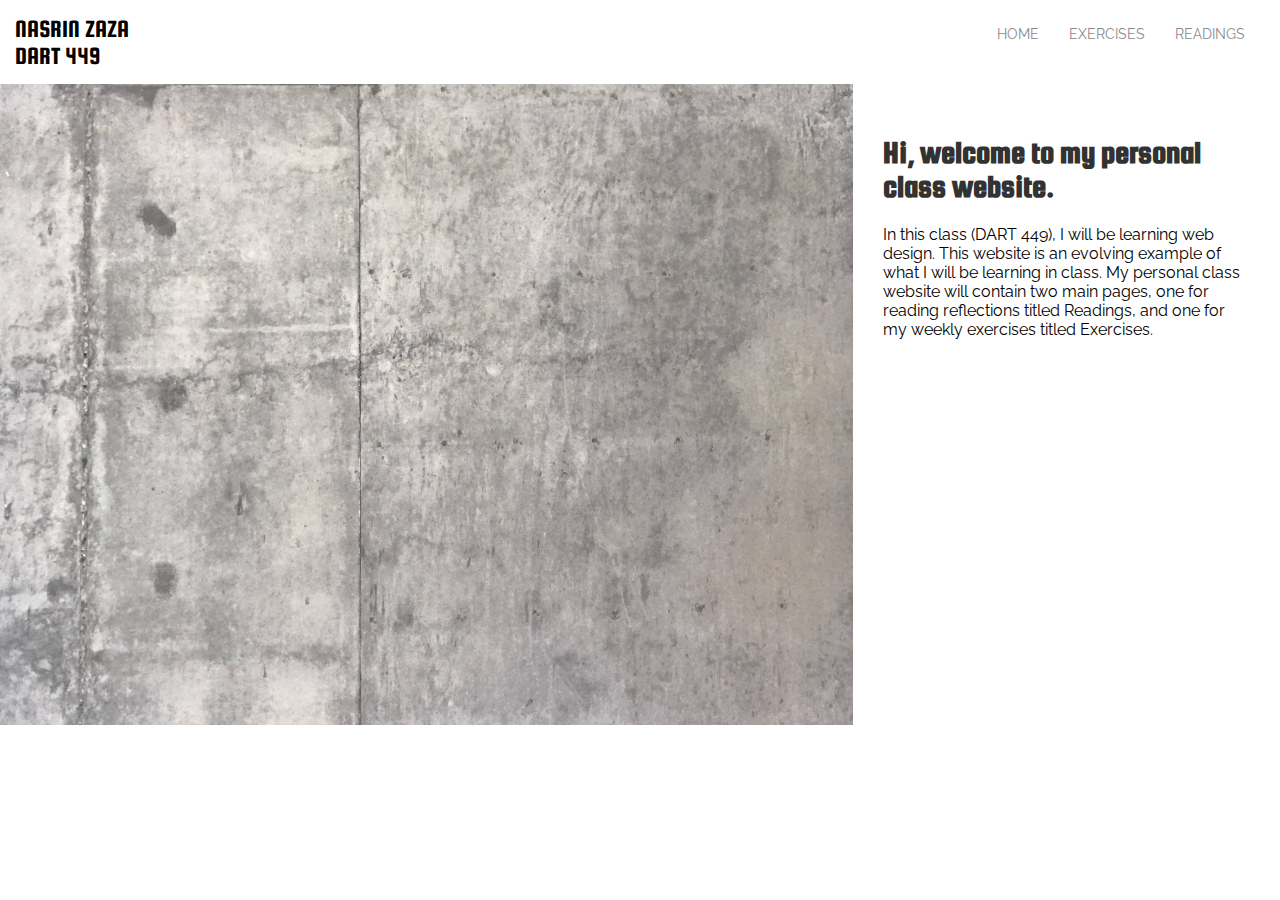
<file: index.html>
<!DOCTYPE html>
<html lang="en">

<head>
    <meta charset="UTF-8">
<!--<meta name="viewport" content="width=device-width, initial-scale=1.0"> --> 
    <title>Nasrin Zaza DART449: Home</title>
    <link rel="stylesheet" href="css/styles.css">
</head>

<body>
    <div class="container">
        <div class="nav-wrapper">
            <div class="left-side">

                <div class="title">
                    <div>NASRIN ZAZA <br> DART 449 </div> 
                </div>

            </div>

            <div class="right-side">

                <div class="nav-link-wrapper active-nav-link">
                    <a href="index.html">Home</a>
                </div>

                <div class="nav-link-wrapper">
                    <a href="exercises.html">Exercises</a>
                </div>

                <div class="nav-link-wrapper">
                    <a href="pages/readings.html">Readings</a>
                </div>

            </div>

        </div>

    </div>
        
    <div class="content-wrapper">
        <div class="two-column-wrapper">

            <div class="profile-image-wrapper">
                <img src="images/week3/BG.jpg" alt="">
            </div>
      
            <div class="profile-content-wrapper">
                <h1>Hi, welcome to my personal class website.</h1>
                
                <p>In this class (DART 449), I will be learning web design. This website is an evolving example of what I will be learning in class. My personal class website will contain two main pages, one for reading reflections titled Readings, and one for my weekly exercises titled Exercises.</p>
      
            </div>
            
        </div>
    </div>


</body>



</html>
</file>
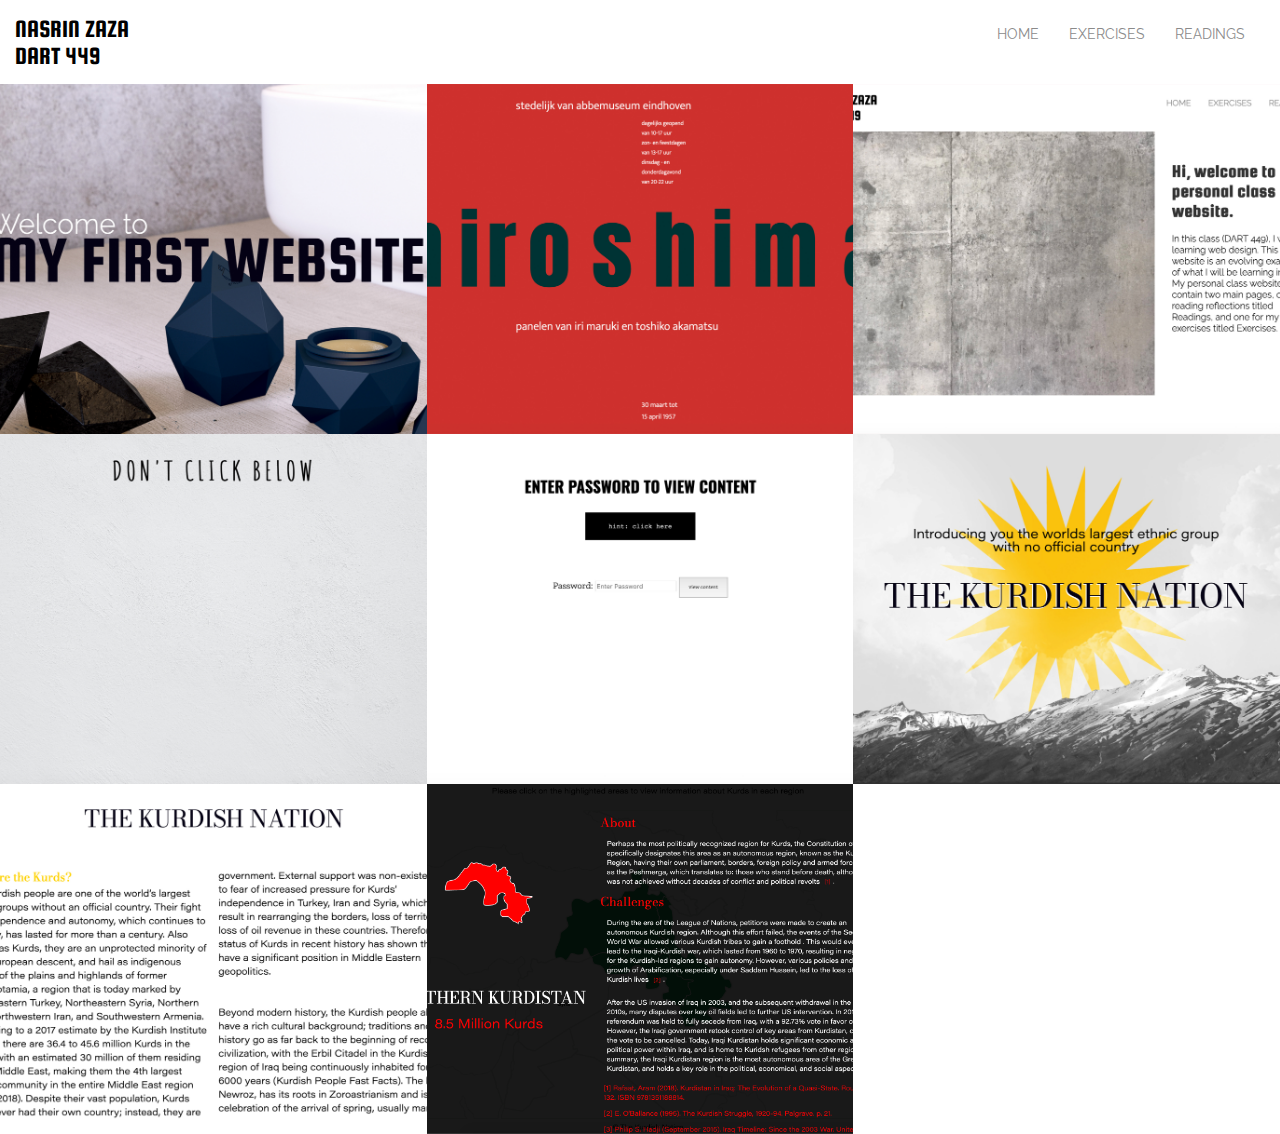
<file: exercises.html>
<!DOCTYPE html>
<html lang="en">

<head>
    <meta charset="UTF-8">
<!--<meta name="viewport" content="width=device-width, initial-scale=1.0"> --> 
    <title>Exercises</title>
    <link rel="stylesheet" href="css/styles.css">
</head>

<body>
    <div class="container">
        <div class="nav-wrapper">
            <div class="left-side">

                <div class="title">
                    <div>NASRIN ZAZA <br> DART 449 </div> 
                </div>

            </div>

            <div class="right-side">

                <div class="nav-link-wrapper">
                    <a href="index.html">Home</a>
                </div>

                <div class="nav-link-wrapper active nav link">
                    <a href="exercises.html">Exercises</a>
                </div>

                <div class="nav-link-wrapper">
                    <a href="pages/readings.html">Readings</a>
                </div>

            </div>

        </div>

    </div>



    <div class="content-wrapper">
      <div class="portfolio-items-wrapper">

        <div class="portfolio-item-wrapper">
          <div class="portfolio-img-background" style="background-image:url(images/w1.jpg)"></div>
          <div class="img-text-wrapper">
            <div class="logo-wrapper"></div>
            <div class="subtitle"><a href="pages/week1.html">Week 1:<br>Basic HTML & CSS review</a></div>
          </div>
        </div>

        <div class="portfolio-item-wrapper">
          <div class="portfolio-img-background" style="background-image:url(images/w2.jpg)"></div>
          <div class="img-text-wrapper">
            <div class="logo-wrapper"></div>
            <div class="subtitle"><a href="pages/week2.html">Week 2:<br>CSS grid review</a></div>
          </div>
        </div>

        <div class="portfolio-item-wrapper">
          <div class="portfolio-img-background" style="background-image:url(images/w3.jpg)"></div>
          <div class="img-text-wrapper">
            <div class="logo-wrapper"></div>
            <div class="subtitle"><a href="index.html">Week 3:<br>Personal class website</a></div>
          </div>
        </div>

        <div class="portfolio-item-wrapper">
          <div class="portfolio-img-background" style="background-image:url(images/w4.jpg)"></div>
          <div class="img-text-wrapper">
            <div class="logo-wrapper"></div>
            <div class="subtitle"><a href="pages/week4.html">Week 4:<br>Intro to javascript</a></div>
          </div>
        </div>

        <div class="portfolio-item-wrapper">
          <div class="portfolio-img-background" style="background-image:url(images/w5.jpg)"></div>
          <div class="img-text-wrapper">
            <div class="logo-wrapper"></div>
            <div class="subtitle"><a href="pages/week5.html">Week 5:<br>Basic javascripts</a></div>
          </div>
        </div>

        <div class="portfolio-item-wrapper">
          <div class="portfolio-img-background" style="background-image:url(images/w6.jpg)"></div>
          <div class="img-text-wrapper">
            <div class="logo-wrapper"></div>
            <div class="subtitle"><a href="pages/week6.html">Week 6:<br>Intersection Observer</a></div>
          </div>
        </div>

        <div class="portfolio-item-wrapper">
          <div class="portfolio-img-background" style="background-image:url(images/midterm.jpg)"></div>
          <div class="img-text-wrapper">
            <div class="logo-wrapper"></div>
            <div class="subtitle"><a href="https://nasrinzaza.github.io/">Week 8:<br>Midterm</a></div>
          </div>
        </div>


        <div class="portfolio-item-wrapper">
          <div class="portfolio-img-background" style="background-image:url(images/FinalProject.png)"></div>
          <div class="img-text-wrapper">
            <div class="logo-wrapper"></div>
            <div class="subtitle"><a href="https://kurdishnation.herokuapp.com/">Week Final:<br>Final Project</a></div>
          </div>
        </div>
 

</body>


<script>
  const portfolioItems = document.querySelectorAll('.portfolio-item-wrapper');

  portfolioItems.forEach(portfolioItem => {
    portfolioItem.addEventListener('mouseover', () => {
      console.log(portfolioItem.childNodes[1].classList)
      portfolioItem.childNodes[1].classList.add('image-blur');
    });

    portfolioItem.addEventListener('mouseout', () => {
      console.log(portfolioItem.childNodes[1].classList)
      portfolioItem.childNodes[1].classList.remove('image-blur');
    });
  });

</script>


</html>
</file>
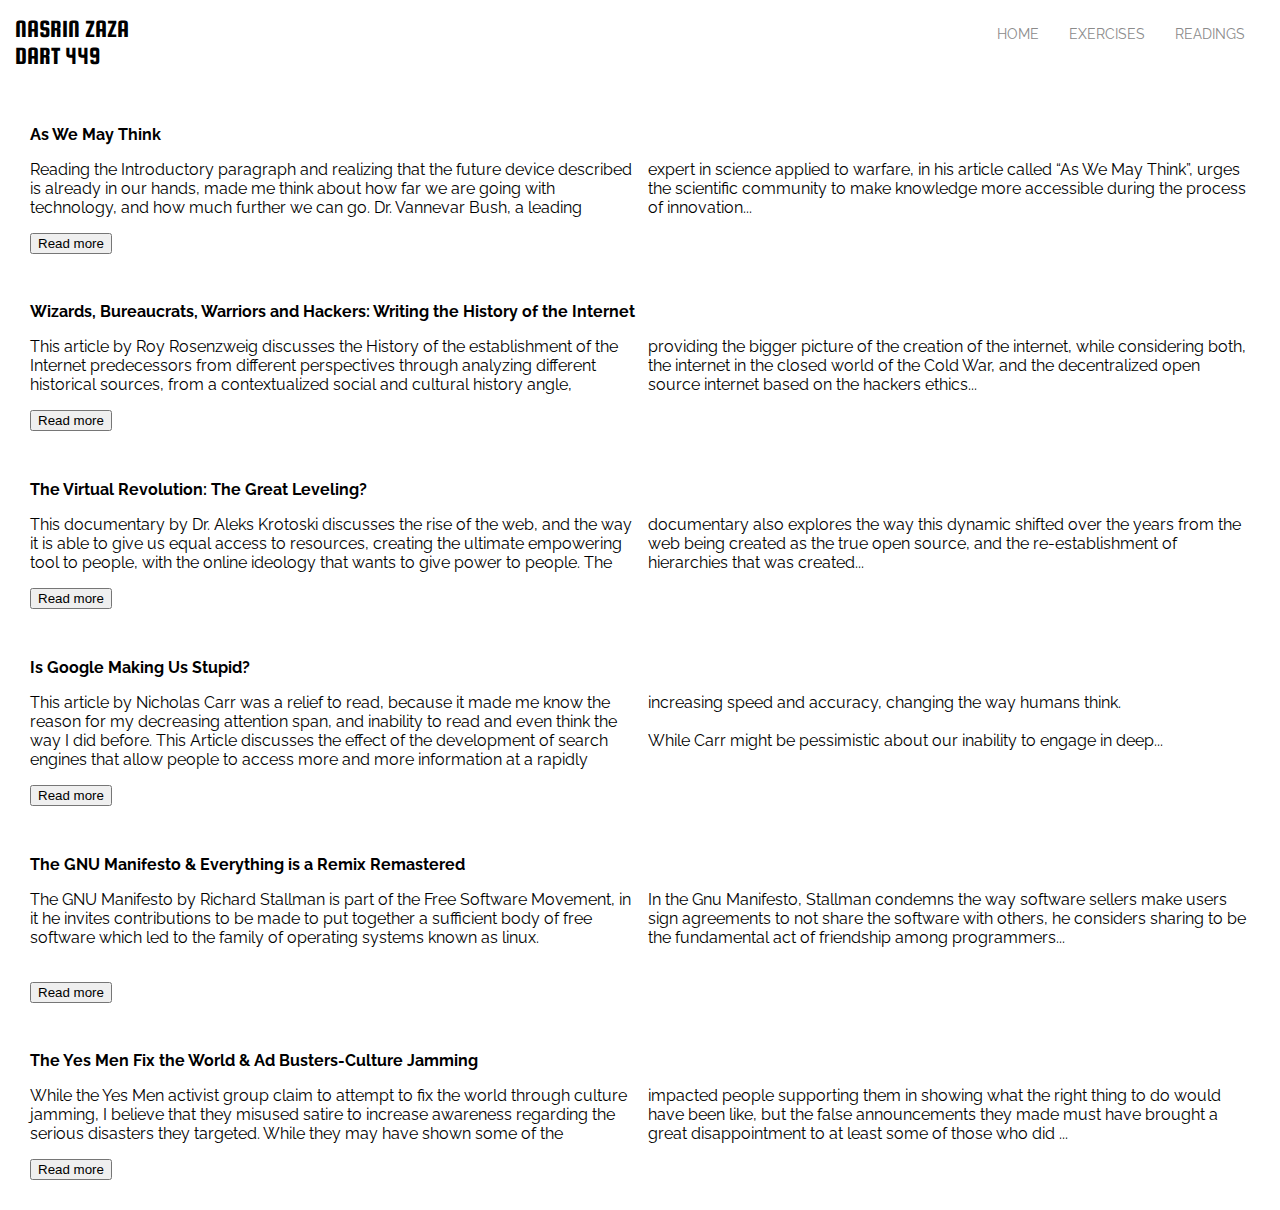
<file: pages/readings.html>
<!DOCTYPE html>
<html lang="en">

<head>
    <meta charset="UTF-8">
<!--<meta name="viewport" content="width=device-width, initial-scale=1.0"> --> 
    <title>Readings</title>
    <link rel="stylesheet" href="../css/styles.css">
</head>

<body>
    <div class="container">
        <div class="nav-wrapper">
            <div class="left-side">

                <div class="title">
                    <div>NASRIN ZAZA <br> DART 449 </div> 
                </div>

            </div>

            <div class="right-side">

                <div class="nav-link-wrapper">
                    <a href="../index.html">Home</a>
                </div>

                <div class="nav-link-wrapper">
                    <a href="../exercises.html">Exercises</a>
                </div>

                <div class="nav-link-wrapper active nav link">
                    <a href="readings.html">Readings</a>
                </div>

            </div>

        </div>

    </div>

    <div class="content-wrapper">
        <div class="one-column-wrapper">
            <div class="reading-content-wrapper">

                <div class="card" data-city="Think">
                    <h1>As We May Think</h1> 
                
                    <p>Reading the Introductory paragraph and realizing that the future device described is already in our hands, made me think about how far we are going with technology, and how much further we can go. Dr. Vannevar Bush, a leading expert in science applied to warfare, in his article called “As We May Think”, urges the scientific community to make knowledge more accessible during the process of innovation.<span class="dots">..</span>
                    <span class="more" style="display: none;">
                    <br><br>
                    Looking at the time the article was published, in 1945, during world war II, puts his thoughts and concerns about the effect of war on scientific achievements into perspective. How war brought scientists together in the common quest to find solutions to turn enemies away, arose the question of what might motivate scientist of certain fields together to share their knowledge? 
                    <br><br>
                    In the first section of his article, Dr. Bush discusses the lasting improvement in human’s lifestyle thanks to the cumulative human discoveries over history, he also highlights the increasing difficulty in grasping this huge amount of knowledge which gave birth to specialization, on this note, the most important issue for him is the availability and usability of the summation of human experience.“one needs not only to make and store a record but also be able to consult it, and this aspect of the matter comes later. Even the modern great library is not generally consulted; it is nibbled at by a few”, Dr. Bush elaborates. 
                    <br><br>
                    In his article, much ahead of his time, Dr. Bush describes functions that we perform within our phones and computer devices in high detail, he called the machine a memex, he even predicted the process of recording information in what seems to describe blogs, and obtaining information much like we do in our current day while conducting research. He confidently calls his insight a prophecy of the known as having substance, because he ignored the technical difficulties to his predictions at his on the bases of the acceleration of technical progresses which will make this technology possible. </span></p>
                    <button onclick="readMore('Think')" class="myBtn">Read more</button>
                </div> 
                <br><br>

                <div class="card" data-city="Wizards">
                    <h1>Wizards, Bureaucrats, Warriors and Hackers: Writing the History of the Internet</h1>

                    <p>This article by Roy Rosenzweig discusses the History of the establishment of the Internet predecessors from different perspectives through analyzing different historical sources, from a contextualized social and cultural history angle, providing the bigger picture of the creation of the internet, while considering both, the internet in the closed world of the Cold War, and the decentralized open source internet based on the hackers ethics.<span class="dots">..</span>
                    <span class="more" style="display: none;"> 
                    <br><br>
                    Roy starts off with the contextualist book Where Wizards Stay Up late: The Origins of the Internet by Katie Hefner and Matthew Lyon, which infers the “creation” of the NET to the Advanced Research Projects Agency’s ARPANET in a biographic, great man model, even though the core technology of the internet was set long before by Paul Baran, in 1967, as a solution to overcome the loss of communication in the case of a nuclear threat. Roy clarifies that Hefner and Lyon de-emphasize the social and political contexts in which the NET was built, downplaying the military origins of the internet, by stating that the real embodiment of the internet as we know it today (intended to link computers so that researches can share resources) was the ARPANET, developed by Bob Taylor, Larry Roberts, Wes Clark and Frank Heart of the computer consulting company Bolt Beranek and Newman (BBN).  
                    <br><br>
                    Like Hefner and Lyon’s book, Transforming Computer Technology: Information Processing for the Pentagon, 1962-1986 by Arthur L. Norberg and Judy E. O’Neill discusses the emergence of the Net. The more bureaucratic angle, however, is what makes Roy consider Norberg and O’Neill’s book a more lively read, through considering the close connection of the funding of all ARPA research to solving problems that are of interest to the department of defence. So regardless of Taylor’s idea stemming from the need to share resources, the funding that came from interest to improve military command and control, was what made the ARPANET successful, in addition, The emergence of additional networks made “inter-networking” to connect satellite net, radio net and ARPANET to communicate uniformly a military driven concern, which gave birth to the Internet in name and concept.
                    <br><br>
                    On the other Hand, while Paul Edwards’s The Closed World: Computers and the Politics of Discourse in Cold War America shares many topics and Sources with the above-mentioned sources, it draws a different path from the linear progression of technology resulting from the cold war described in Hefner and Lyon, and Norberg and O’Neill’s books. Edward’s considers the technological developments to have shaped the Cold War’s atmosphere just as much as the Cold War shaped computer technology, Roy supports this idea with the fact that computer development in the pre-Cold War times were funded with the knowledge of a guaranteed military market. According to Edwards, Practical military objectives guided the technological development down particular channels, increased its speed, and helped shape the structure of the emerging computer industry. 
                    <br><br>
                    The Last two main resources Roy discusses are Michael and Ronda Hauben’s Netizens: On the History and Impact of Usenet and the Internet, and Steve Levy’s Hackers: Heroes of the Computer Revolution, because of their bottom up approach that focuses on the users effect on the development of the internet, taking a socio-cultural angle that suggests that the open world discourse of the antiwar movement and the counterculture of hackers which is based on the hackers ethics of making everything open source and accessible to the public. The Internet of the 1990s may be the perfect synthesis of the anti-hierarchical cultural revolution of the 1960s and the anti-statist revolution of the 1980s, Roy says.
                    <br><br>
                    In conclusion, in order to understand the development of the internet through history, we must consider all the complex aspects that played their role in shaping the internet as we know it today.</span>
                    </p>
                    <button onclick="readMore('Wizards')" class="myBtn">Read more</button>
                </div>
                <br><br>

                <div class="card" data-city="Leveling">
                    <h1>The Virtual Revolution: The Great Leveling?</h1>
                
                    <p>This documentary by Dr. Aleks Krotoski discusses the rise of the web, and the way it is able to give us equal access to resources, creating the ultimate empowering tool to people, with the online ideology that wants to give power to people. The documentary also explores the way this dynamic shifted over the years from the web being created as the true open source, and the re-establishment of hierarchies that was created<span class="dots">...</span>
                        <span class="more" style="display: none;"> within the web with those with more resources imposing their authority and taking advantage of the web as a platform to buy an sell rather than share.
                    <br><br>
                    Dr. Krotoski begins her exploration going back into the roots of the culture of free will and self expression tracing back to the 1960’s. 60 years ago, the epicentre of the counterculture was in San Fransisco, which was home to the new internet in the 1970’s. Online communities such as The Well developed early in 1985, which took the libertarian movement online. Activists such as John Perry Barlow of the Grateful Dead took part in the Cyberspace movement, challenging traditional authority. 
                    <br><br>
                    A very interesting part of the interview to me was what Barlow said in his interview with Krotoski, when he says that setting information free, sets people free, and that you don’t need to control people if you can control their access to information. This sort of control is clearly visible in developing countries, with wars induced limiting peoples access to proper education. Many resources are blocked, and religious waves are sponsored by governments to shift peoples attention from gaining the freedom that comes with access to knowledge. Educational infrastructures are continuously targeted by terrorism, and the world just seems to be moving backwards with more restrictions on access to softwares due to copyright issues that are not being resolved by governments. The web however, and peoples curiosity driving them to find ways to access internationally shared resources, is allowing the same fundamental shifts in the political landscape every where in the world. 
                    <br><br>
                    Dr. Krotoski then moves on to talk about the beneficial uses of the internet  worldwide, and how these outcomes are only achieved thanks to the creator of the world wide web, Tim Berners Lee making the web free and an open source to everyone. The next shift in the dynamic of the web is then explored with the template upon which the web had to be created, and that is the personal computer. Bill Gates developed Basic, the first programming language for the first personal computer called Altair 8800, he was also the first to exploit the web for business. 
                    <br><br>
                    Another shift was seen with the creation of Napster by Shawn Fanning, which allowed sharing music illegally for free. Napster was shut down in 2001 only to be replaced with more sophisticated alternatives like YouTube. Over time, the levelling dream offered by the web was starting to get compromised with more influential sources being controlled by editors, filtering the voices of people and thus re-establishing the old hierarchies, an example to that which Dr. Krotoski shares is Arianna Huffington’s Huffington Post, which claims to celebrate the democratizing power of the web, even though their own practices are an example of taming the webs voices. 
                    <br><br>
                    The web was born as a space without rules. Tim Berners Lee created it without a clear vision of what to do with it, and gave people the liberty to find ways to use it. Over time the web seems to have mirrored the dynamic of the real world authority models, but overtime keeps breaking out to seek more freedom for everyone.</span>
                    </p>
                    <button onclick="readMore('Leveling')" class="myBtn">Read more</button>
                </div>
                <br><br>

                <div class="card" data-city="Stupid">
                    <h1>Is Google Making Us Stupid?</h1>

                    <p>This article by Nicholas Carr was a relief to read, because it made me know the reason for my decreasing attention span, and inability to read and even think the way I did before. This Article discusses the effect of the development of search engines that allow people to access more and more information at a rapidly increasing speed and accuracy, changing the way humans think.
                    <br><br>
                    While Carr might be pessimistic about our inability to engage in deep<span class="dots">...</span><span class="more" style="display: none;"> reading due to the current technologies that allow us to retrieve any kind of information almost instantaneously, I think that we are just in a transitional stage where the human brain is overwhelmed by the amount of information we have access to. Overtime, tools will develop to help humans in consuming and using this information differently. In his article, Carr discusses our brains ability to adapt at a biological level, in addition to the developing of an ultimate AI powered search engine that is as smart as people or even smarter, and expresses his concern of such technology replacing our brains, and says that It suggests a belief that intelligence is the output of a mechanical process, a series of discrete steps that can be isolated, measured, and optimized.
                    <br><br>
                    This article shares a skeptic outlook at the technological development of search engines and day to day applications, as inducing more distractions to our daily activities leading to a decreased ability to engage in deep thinking, and how it is in companies economic interest to drive us to distraction, but also considers the possibility of overcoming those technical challenges.</span>
                    </p>
                    <button onclick="readMore('Stupid')" class="myBtn">Read more</button>
                </div>
                <br><br> 

                <div class="card" data-city="GNU">
                    <h1>The GNU Manifesto &  Everything is a Remix Remastered</h1>
                    
                    <p>The GNU Manifesto by Richard Stallman is part of the Free Software Movement, in it he invites contributions to be made to put together a sufficient body of free software which led to the family of operating systems known as linux.
                    <br><br>
                    In the Gnu Manifesto, Stallman condemns the way software sellers make users sign agreements to not share the software with others, he considers sharing to be the fundamental act of friendship among programmers.<span class="dots">..</span>
                    <span class="more" style="display: none;">  Stallman created GNU to serve as an example to inspire and a banner to rally others to join in sharing, in this way, efforts can go into advancing existing programs instead of the wasteful duplication of system programs. 
                    <br><br>
                    In Everything is a Remix Remastered, we learn that the basic elements of creativity are to copy, to transform, and to combine, that creativity being a product of genius to break the mold is just a myth, and that we need copying to learn and to build a foundation of knowledge, then transforming an original idea and combining different knowledge is what yields something new and what is regarded as creative. The concept of copying, transforming and combining applies to the most basic foundation of our existence: evolution. 
                    <br><br>
                    The GNU Manifesto, and Everything is a Remix, both discuss the destructive effects of the growing dominance of the market economy where intellectual labor is being bought and sold, limiting users access to learn in order to improve upon existing knowledge. According to Stallman, copying to a programmer is as natural as breathing, and as productive, which is why it ought to be free for the greater good. In Everything is a Remix, it is argued that we can’t introduce anything new until we’re fluent in the language of our domain, and we do that through emulation. 
                    <br><br>
                    Both sources conclude that making knowledge available for free to everyone will increase the wealth of humanity.</span>
                    </p>
                    <button onclick="readMore('GNU')" class="myBtn">Read more</button>
                    </div>
                    <br><br> 

                <div class="card" data-city="YesMen">
                    <h1>The Yes Men Fix the World & Ad Busters-Culture Jamming</h1>   
                    
                    <p>While the Yes Men activist group claim to attempt to fix the world through culture jamming, I believe that they misused satire to increase awareness regarding the serious disasters they targeted. While they may have shown some of the impacted people supporting them in showing what the right thing to do would have been like, but the false announcements they made must have brought a great disappointment to at least some of those who did <span class="dots">...</span><span class="more" style="display: none;">  believe justice was going to take place, and I believe they must have been selective in showing the impact of their activities on the people affected in their own favour. I personally find it difficult to believe that their actions were as celebrated as they showed them to be in the documentary by the people who were impacted in all cases, and I’m not sure how much better they were than the enterprises they targeted by using methods that ultimately didn’t benefit the people affected and rather rubbing salt in their wounds, after all, people facing disaster aren’t in a humorous position to simply get over such disappointment and injustice, and in the end of the day, they didn't succeed to make the target enterprises make things right, which ultimately didn’t “fix the world”, so the method they used to bring awareness regarding those disasters was to say the least inconsiderate. I could see how culture jamming can be an effective way to get attention and raise awareness on certain subjects, but I just believe that when peoples traumas are involved it is a very delicate matter and that it should be handled with more mindfulness. 
                    <br><br>
                    For the second video with Ad Busters-Culture Jamming aimed at American Consumerism, I find it interesting that this old video from 1997 is still relevant to this day in the west, with the media continuously creating  insecurity in consumers to sell them more “solutions”, but I doubt that vulgar ads counteracting these trends are an effective solution.</span>
                    </p>
                    <button onclick="readMore('YesMen')" class="myBtn">Read more</button>
                </div>


            </div>
            
        </div>


    </body>

<!--the following function sourc: https://stackoverflow.com/questions/59360119/how-to-make-multiple-read-more-read-less-buttons-in-the-same-one-page-->

    <script>function readMore(city) {
        let dots = document.querySelector(`.card[data-city="${city}"] .dots`);
        let moreText = document.querySelector(`.card[data-city="${city}"] .more`); 
        let btnText = document.querySelector(`.card[data-city="${city}"] .myBtn`);
    
        if (dots.style.display === "none") {
            dots.style.display = "inline";
            btnText.textContent = "Read more";
            moreText.style.display = "none";
        } else {
            dots.style.display = "none";
            btnText.textContent = "Read less"; 
            moreText.style.display = "inline";
        }
    }</script>

    </html>
</file>
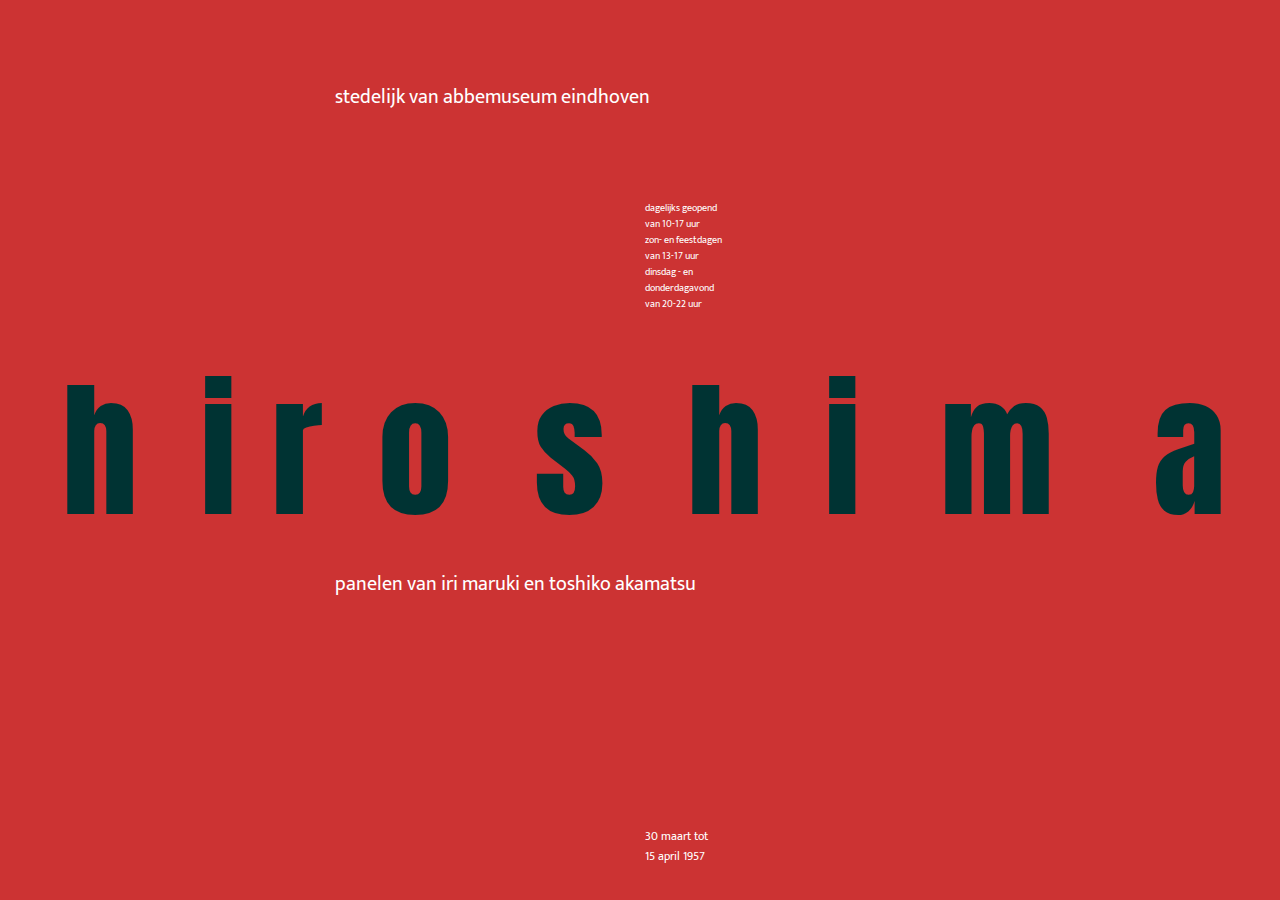
<file: pages/week2.html>
<!DOCTYPE html>
<html lang="en">
<head>
    <meta charset="UTF-8">
    <meta name="viewport" content="width=device-width, initial-scale=1.0">
    <title>Week 2</title>
    <link rel="stylesheet" href="../css/week2.css">
</head>

<body>
    <section class="parent">
        <text class="text1">stedelijk van abbemuseum eindhoven</text>
        <text class="text2">dagelijks geopend<br>
            van 10-17 uur<br>
            zon- en feestdagen<br>
            van 13-17 uur<br>
            dinsdag - en<br>
            donderdagavond<br>
            van 20-22 uur</text>
		<article class="a1">h</article>
		<article class="a2">i</article>
		<article class="a3">r</article>
		<article class="a4">o</article>
		<article class="a5">s</article>
        <article class="a6">h</article>
        <article class="a7">i</article>
        <article class="a8">m</article>
        <article class="a9">a</article>
        <text class="text3">panelen van iri maruki en toshiko akamatsu</text>
        <text class="text4"><br><br><br><br><br>30 maart tot<br>
        15 april 1957</text>
	</section>
</body>
</html>
</file>
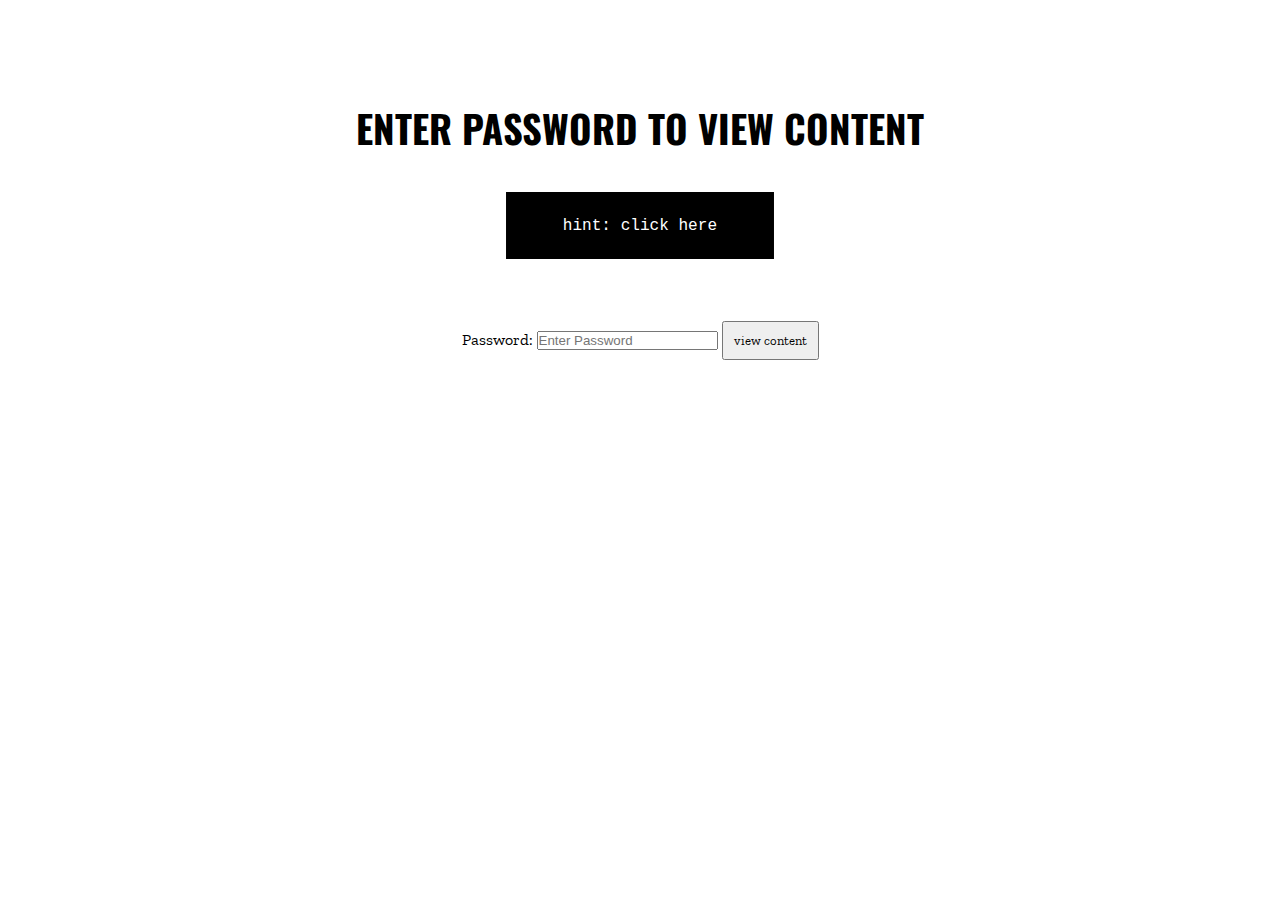
<file: pages/week5.html>
<!DOCTYPE html>
<html lang="en">
<head>
    <meta charset="UTF-8">
    <meta name="viewport" content="width=device-width, initial-scale=1.0">
    <title>week 5</title>
    <link rel="stylesheet" href="../css/week5.css">
</head>

<body>
    <main>
		<section>
            <h1>Enter password to view content</h1>
            <figure>
                <img src="../images/week5/img-02.svg" alt="hint" id="changeMe">
            </figure>

            <br></br>

            Password: <input type="text" id="myText" placeholder="Enter Password">          
            <button id="view">view content</button>

            <p id="display"></p>


        </section>
        
    </main>
    
    <script src="../scripts/week5.js"></script>
    
</body>
</html>
</file>
<file: css/styles.css>
/* === Styles === */
@import url('https://fonts.googleapis.com/css2?family=Raleway:wght@300&family=Squada+One&display=swap');

body {
	font-family: 'Raleway', sans-serif;
	margin:0px;
}

/* phone view */

.container {
	display: grid;
	grid-template-columns: 1fr;
}

.nav-wrapper {
	display: flex;
	justify-content: space-between;
	padding: 15px;
}

.left-side { 
	display: flex;
}

.nav-wrapper > .left-side > div {
	font-family: 'Squada One', cursive;
	font-size: 25px;
}

.right-side {
	display: flex;	
	color:rgb(0, 0, 0);
	font-size: 0.9em;
}

.nav-wrapper > .right-side > div {
	margin-right: 10px;
	font-family: 'Raleway', sans-serif;
	text-transform: uppercase;
	padding: 10px;
}

.nav-link-wrapper {
	height: 10px;
	border-bottom: 1px solid transparent;
	transition: border-bottom 0.5s;
}

.nav-link-wrapper a {
	color: #8a8a8a;
	text-decoration: none;
	transition: color 0.5s;
}

.nav-link-wrapper:hover {
	border-bottom: 1px solid black;
}

.nav-link-wrapper a:hover {
	color: black;
}

/* exercise Items */

.portfolio-items-wrapper {
	display: grid;
	grid-template-columns: 1fr;
}
  
.portfolio-item-wrapper {
	position: relative;
}
  
.portfolio-img-background {
	background-size: cover;
	background-position: center;
	background-repeat: no-repeat;
	height: 350px;
	width: 100%;
}
  
.img-text-wrapper {
	position: absolute;
	font-size: 1rem;
	top: 0;
	display: flex;
	flex-direction: column;
	justify-content: center;
	align-items: center;
	height: 100%;
	text-align: center;
	padding-left: 100px;
	padding-right: 100px;
}
  
.img-text-wrapper .subtitle {
	color: transparent;
}

.img-text-wrapper > .subtitle > a {
	color: transparent;
}
  
.image-blur {
	transition: 0.25s;
	filter: brightness(10%);
}
  
.img-text-wrapper:hover > .subtitle > a {
	color: rgb(255, 255, 255);
	font-weight: 400;
}


/* end of excercise page */
  
.two-column-wrapper {
	display: grid;
	grid-template-columns: 2fr 1fr;
}
  
.profile-image-wrapper img {
	width: 100%;
}

  
.profile-content-wrapper {
	padding: 30px;
	font-family: 'Raleway', sans-serif;
}
  
.profile-content-wrapper h1 {
	color: rgb(50, 50, 50);
	font-family: 'Squada One', cursive;
}


.one-column-wrapper {
	display: grid;
	grid-template-columns: 1fr;

}
.reading-content-wrapper {
	padding: 30px;
	font-family: 'Raleway', sans-serif;
}

.reading-content-wrapper h1 {
	color:rgb(0, 0, 0);
	font-family: 'Raleway', sans-serif;
	font-size: 1em;
	text-align: left;
}

.reading-content-wrapper p {
	column-count: 1;
}



#page-container {
	position: relative;
	min-height: 100vh;
  }
  
#content-wrap {
	padding-bottom: 2.5rem;
  }
  
#footer {
	position: absolute;
	bottom: 0;
	width: 100%;
	height: 2.5rem;
  }

#more {display: none;}

/*===== TABLET LAYOUT =====*/
@media only screen and (min-width: 481px) {
	.portfolio-items-wrapper {
			display: grid;
			grid-template-columns: 1fr 1fr;
		}
}



/*===== DESKTOP LAYOUT =====*/
@media only screen and (min-width: 769px) {
	.portfolio-items-wrapper {
		display: grid;
		grid-template-columns: 1fr 1fr 1fr;
	}

	.reading-content-wrapper p {
		column-count: 2;
	}
}
</file>
<file: css/week2.css>
@import url('https://fonts.googleapis.com/css2?family=Anton&display=swap');
@import url('https://fonts.googleapis.com/css2?family=Mukta:wght@300&display=swap');

* {
    box-sizing: border-box;
    padding: 0;
    margin: 0;
}

section.parent {
    width: 100%;
    height: 100vh;
    padding: 20px;
    display: grid;
    grid-template-columns: 2fr 1fr 1fr 2fr 2fr 2fr 1fr 3fr 2fr;
    grid-template-rows: 1fr 1fr 1fr 1fr 1fr;
    grid-gap: 0.5vmin;
    background-color: #cc3333;
}

text {
    color: white;
    font-family: 'Mukta', sans-serif;
    text-emphasis: spacing;
}

.text1 {
    font-size: 20px;
    grid-column: 4 / 8;
    grid-row: 1 / 2;
    align-self: center;
}

.text2 {
    font-size: 10px;
    grid-column: 6 / 8;
    grid-row: 2 / 3;
    align-self: center;
}

.text3 {
    font-size: 20px;
    grid-column: 4 / 9;
    grid-row: 4 / 5;
    align-self: top;
}

.text4 {
    font-size: 12px;
    grid-column: 6 / 8;
    grid-row: 5 / 6;
    text-align: start;
}

article {
	color: #003333;
    padding: 0px;
    font-size: 150px;
    font-family: 'Anton', sans-serif;
    letter-spacing: -10px;
}

.a1 {
	grid-column: 1 / 2;
    grid-row: 3 / 4;
    justify-self: center;
}

.a2 {
	grid-column: 2 / 3;
    grid-row: 3 / 4;
    justify-self: center;
}

.a3 {
	grid-column: 3 / 4;
    grid-row: 3 / 4;
    justify-self: center;
}

.a4 {
	grid-column: 4 / 5;
    grid-row: 3 / 4;
    justify-self: center;
}

.a5 {
	grid-column: 5 / 6;
    grid-row: 3 / 4;
    justify-self: center;
}

.a6 {
	grid-column: 6 / 7;
    grid-row: 3 / 4;
    justify-self: center;
}

.a7 {
	grid-column: 7 / 8;
    grid-row: 3 / 4;
    justify-self: center;
}

.a8 {
	grid-column: 8 / 9;
    grid-row: 3 / 4;
    justify-self: center;
}

.a9 {
	grid-column: 9 / 10;
    grid-row: 3 / 4;
    justify-self: center;
}
</file>
<file: css/week5.css>
@charset "UTF-8";
/* CSS Document */
@import url('https://fonts.googleapis.com/css?family=Great+Vibes|Oswald:700|Playfair+Display|Quicksand');
@import url('https://fonts.googleapis.com/css2?family=Zilla+Slab:wght@300&display=swap');

/*
font-family: 'Quicksand', sans-serif;
font-family: 'Playfair Display', serif;
font-family: 'Great Vibes', cursive;
font-family: 'Oswald', sans-serif;

font-family: 'Zilla Slab', serif;
*/
* {
	padding:0;
	margin: 0;
	box-sizing: border-box;
}

html, body {
	height: 100%;
}

main {
	width:100%;
	height: 100%;
	display: flex;
	justify-content: center;
}

section {
	width: 70%;
	text-align: center;
	margin-top: 5%;
	font-family: 'Zilla Slab', serif;
}


h1 {
	font-size: 3vmax;
	font-family: 'Oswald', sans-serif;
	color: rgb(0, 0, 0);
	text-transform: uppercase;
	line-height: 10vmax;

}

p {
    font-size: 2vmax;
	font-family: 'Zilla Slab', serif;
	color: #333;

}

#changeMe {
    width: 30%;
    position: center;

    
}

button {
	padding:10px;
	font-size: 1vmax;
	font-family: 'Zilla Slab', serif;
	margin: 20px 0;
	outline:none;
	cursor: pointer;
}

button:hover  {
	background: #333;
	color: #fff;
	padding:10px;
	font-size: 1vmax;
	font-family: 'Quicksand', sans-serif;
	margin: 20px 0;
	outline:none;
	cursor: pointer;
}
</file>
